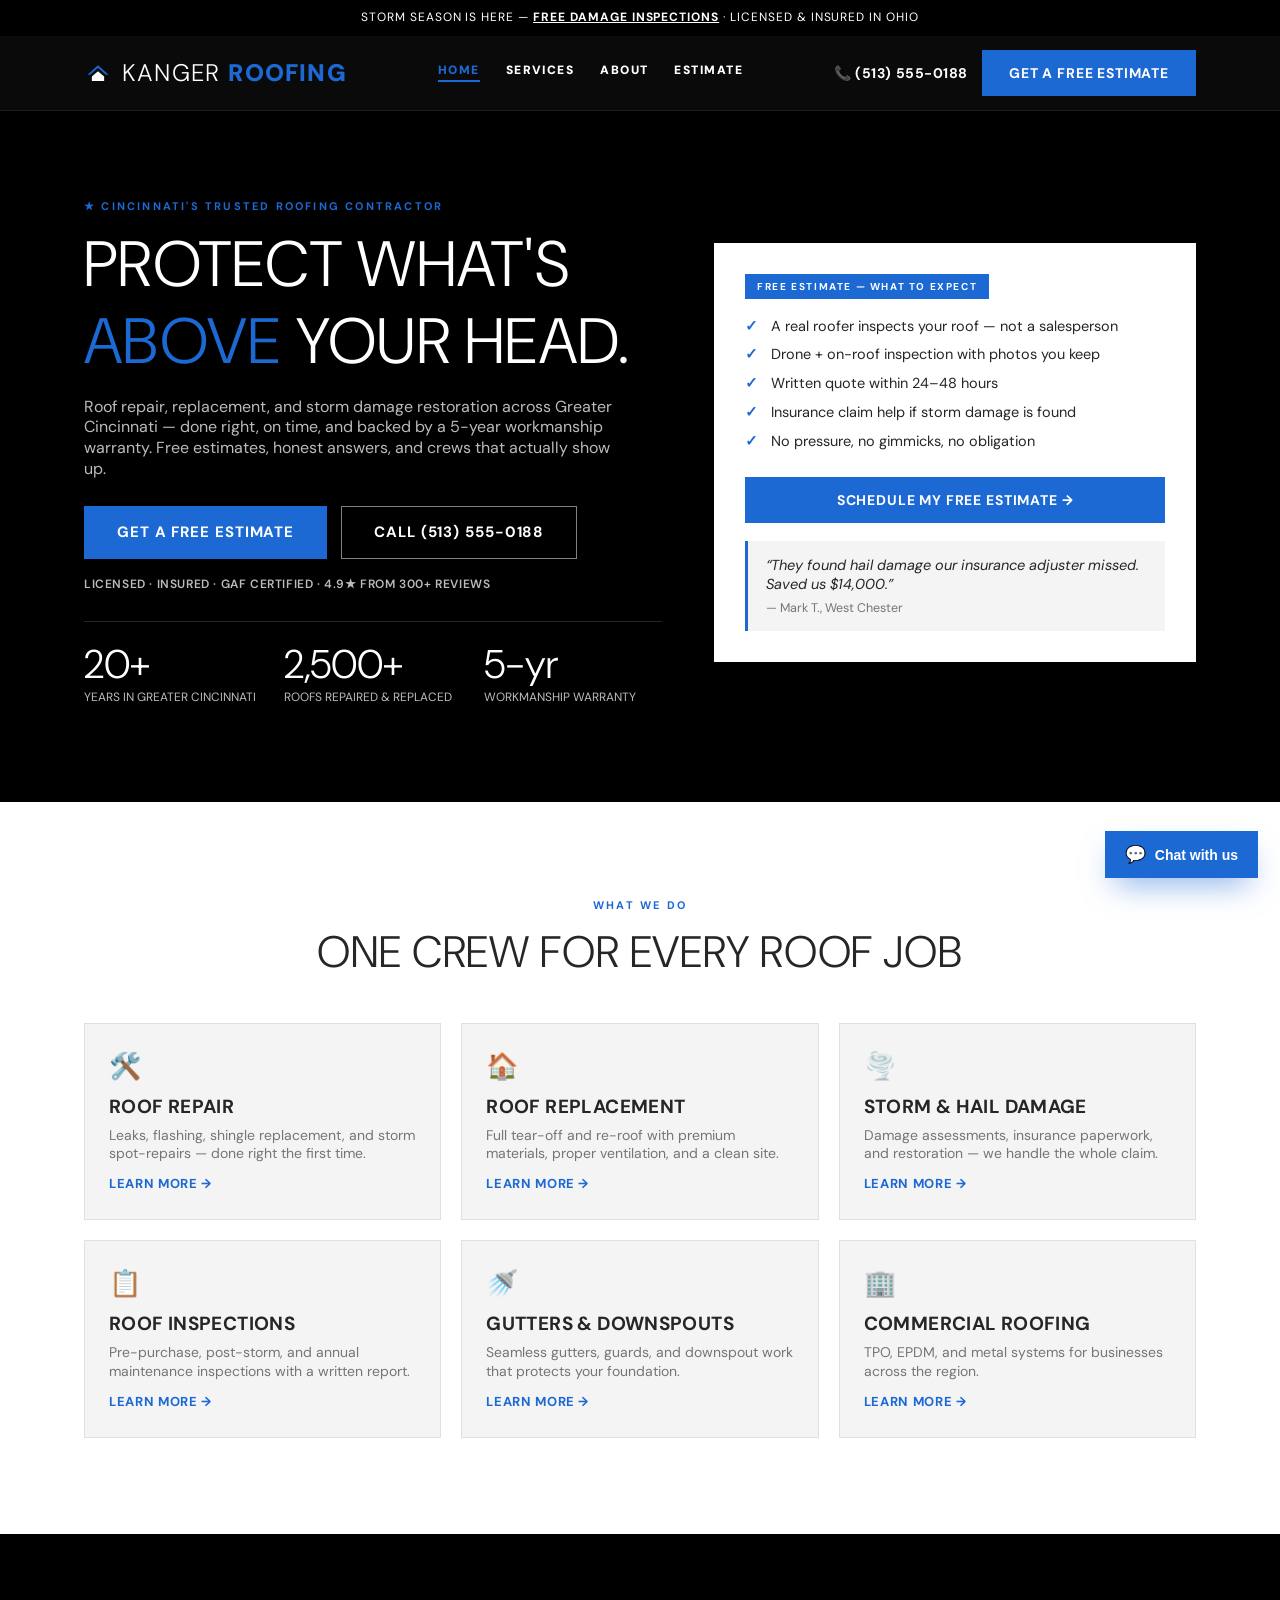
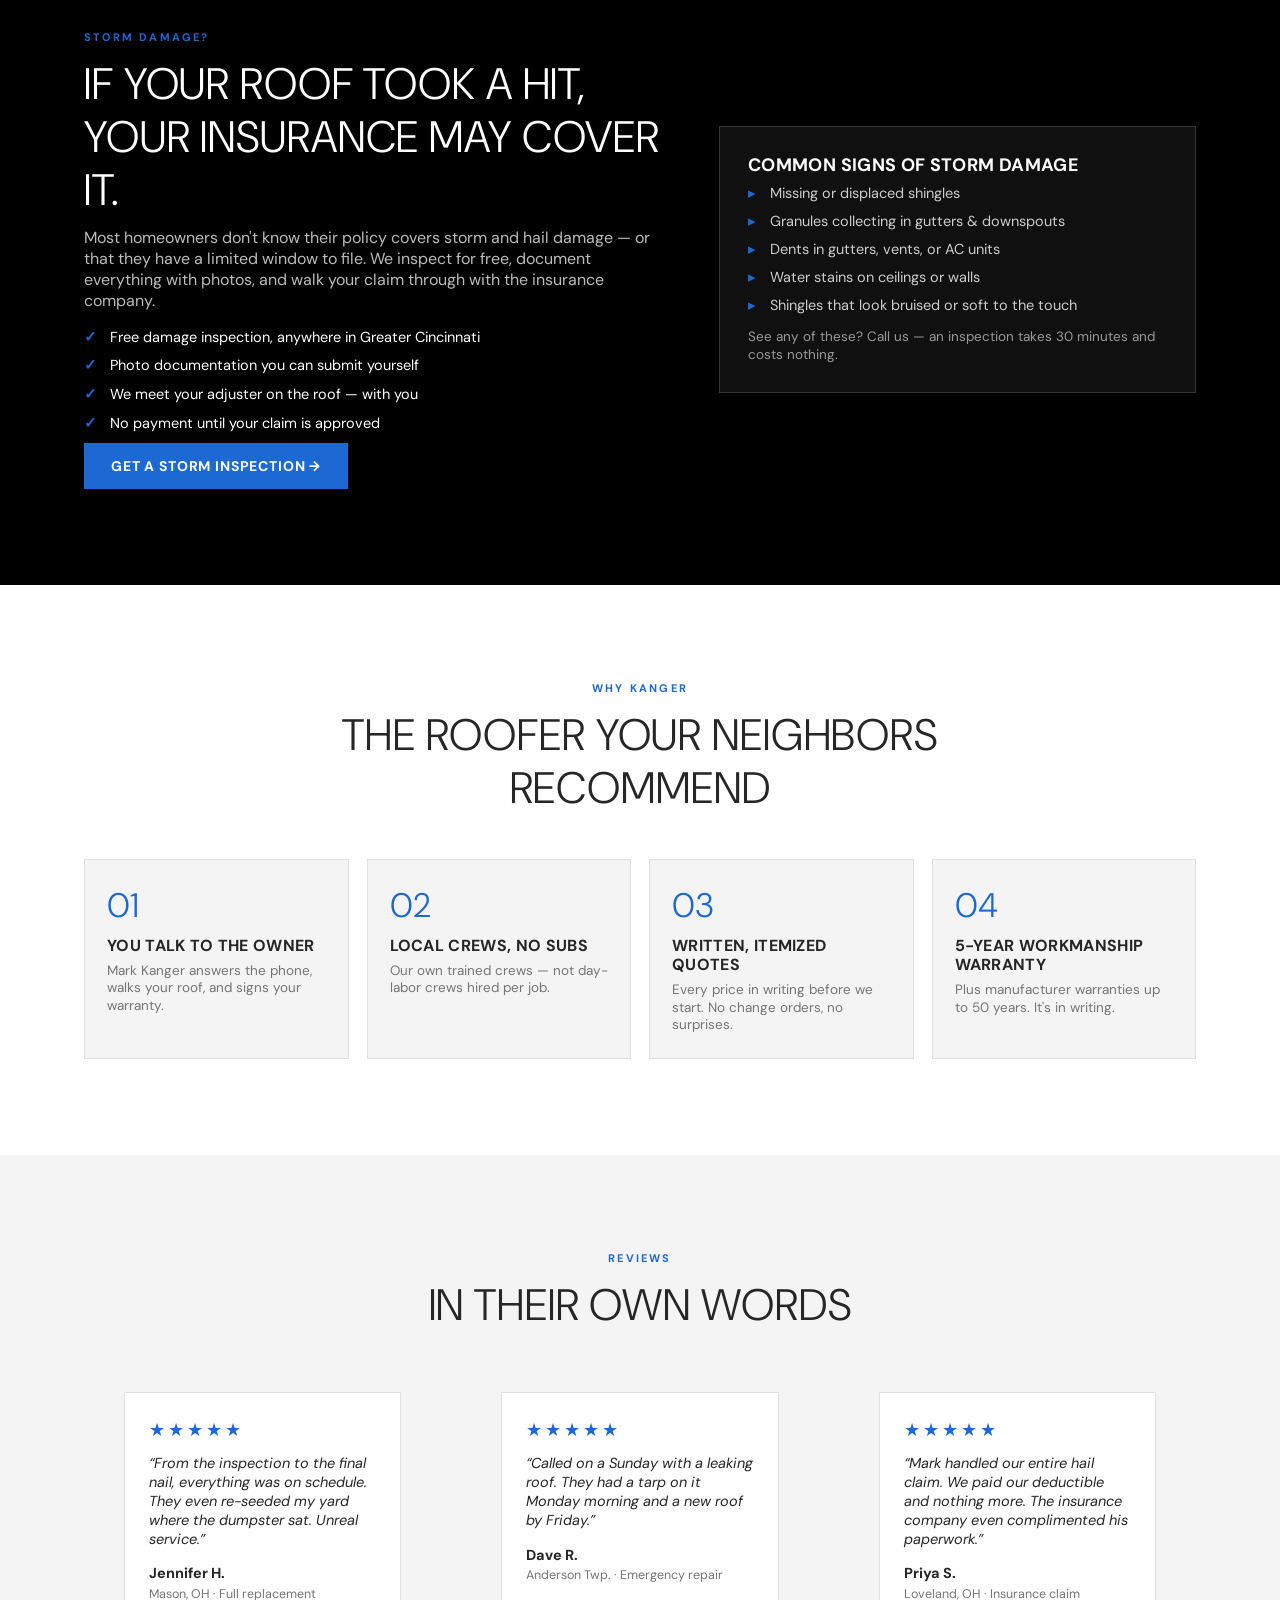
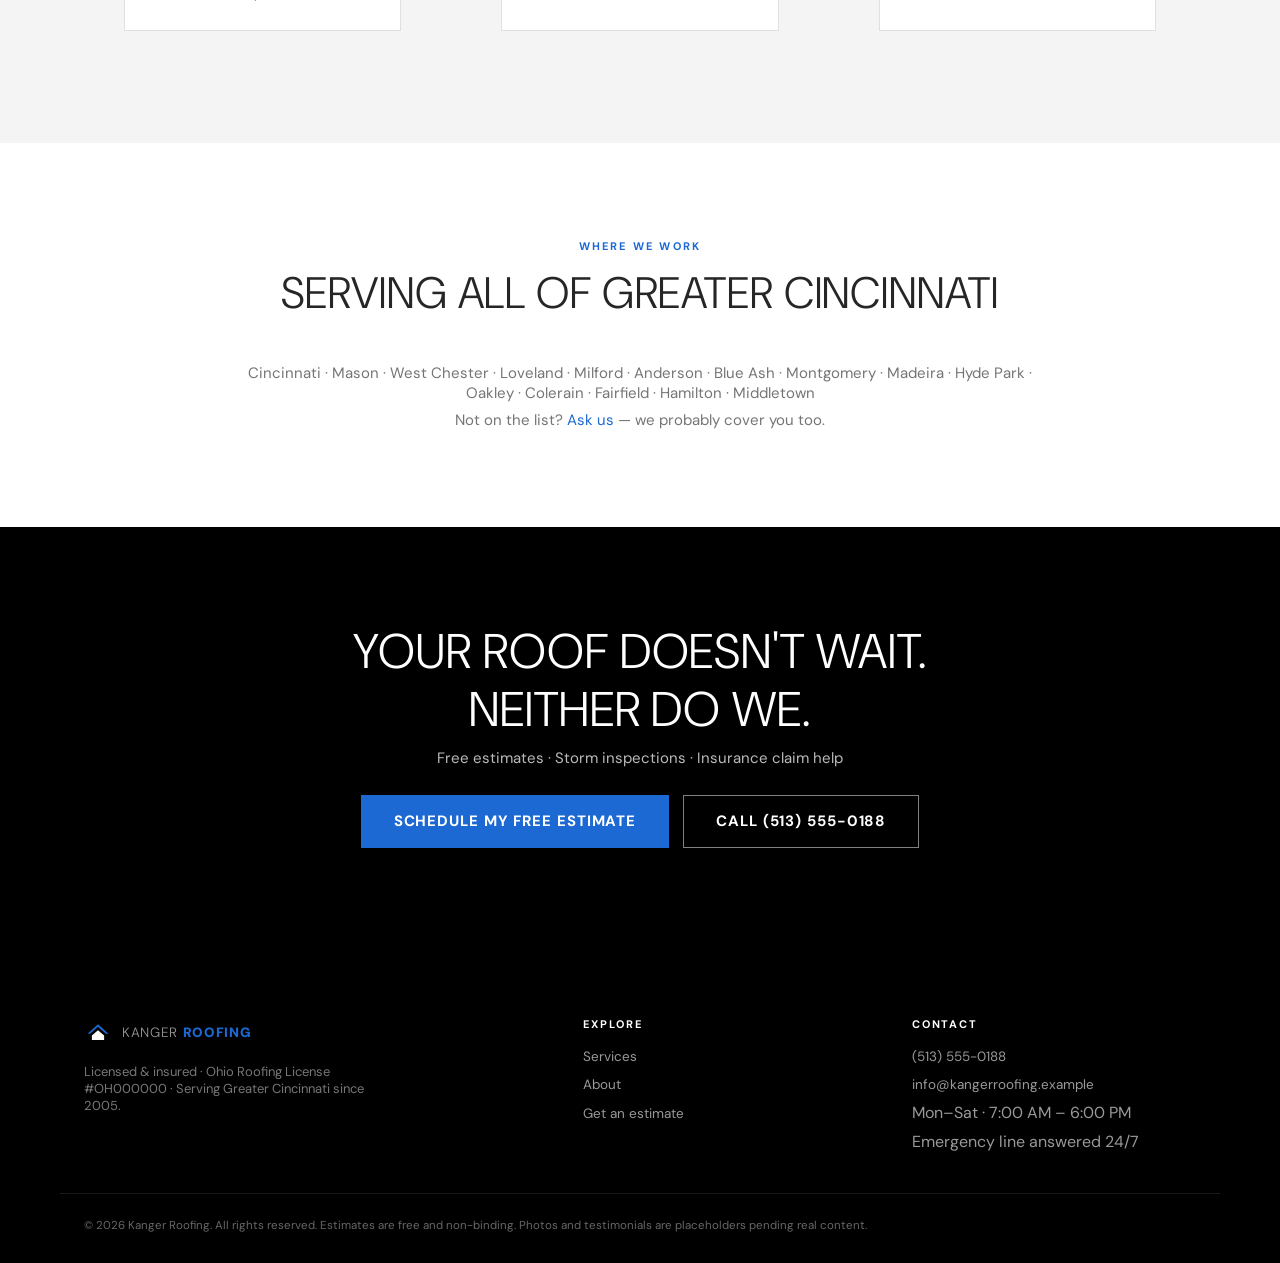
<file: index.html>
<!DOCTYPE html>
<html lang="en">
<head>
<meta charset="UTF-8" />
<meta name="viewport" content="width=device-width, initial-scale=1.0" />
<title>Kanger Roofing — Cincinnati Roof Repair, Replacement &amp; Storm Damage</title>
<meta name="description" content="Licensed and insured Cincinnati roofing contractor. Roof repair, replacement, storm damage and insurance claims. Free estimates across Greater Cincinnati." />
<link rel="preconnect" href="https://fonts.googleapis.com" />
<link rel="preconnect" href="https://fonts.gstatic.com" crossorigin />
<link href="https://fonts.googleapis.com/css2?family=DM+Sans:opsz,wght@9..40,300;9..40,400;9..40,500;9..40,700;9..40,900&display=swap" rel="stylesheet" />
<link rel="stylesheet" href="styles.css" />
<link rel="icon" href="data:image/svg+xml,%3Csvg xmlns='http://www.w3.org/2000/svg' viewBox='0 0 64 64'%3E%3Crect width='64' height='64' rx='14' fill='%2316233a'/%3E%3Cpath d='M8 36 L32 14 L56 36 L50 36 L32 20 L14 36 Z' fill='%23f0881f'/%3E%3Cpath d='M18 40 L32 28 L46 40 L46 50 L18 50 Z' fill='white'/%3E%3C/svg%3E" />
</head>
<body>
<div class="announce">Storm season is here — <a href="estimate.html">free damage inspections</a> · Licensed &amp; Insured in Ohio</div>

<header class="site-header">
  <div class="container nav">
    <a href="index.html" class="brand">
      <span class="brand-mark" aria-hidden="true"><svg viewBox="0 0 64 64"><path d="M8 36 L32 14 L56 36 L50 36 L32 20 L14 36 Z"/><path d="M18 40 L32 28 L46 40 L46 50 L18 50 Z"/></svg></span>
      <span class="brand-name">KANGER <em>ROOFING</em></span>
    </a>
    <nav class="primary-nav" aria-label="Primary">
      <a href="index.html" class="active">Home</a>
      <a href="services.html">Services</a>
      <a href="about.html">About</a>
      <a href="estimate.html">Estimate</a>
    </nav>
    <div class="nav-actions">
      <a href="tel:+15135550188" class="nav-phone">📞 (513) 555-0188</a>
      <a href="estimate.html" class="btn btn-primary">Get a free estimate</a>
      <button class="nav-toggle" aria-label="Toggle menu" aria-expanded="false">
        <span class="nav-toggle-bar"></span><span class="nav-toggle-bar"></span><span class="nav-toggle-bar"></span>
      </button>
    </div>
  </div>
</header>

<main>
  <!-- HERO -->
  <section class="hero">
    <div class="container hero-grid">
      <div class="hero-copy">
        <p class="eyebrow">★ Cincinnati's Trusted Roofing Contractor</p>
        <h1>Protect what's <em>above</em> your head.</h1>
        <p class="lede">
          Roof repair, replacement, and storm damage restoration across Greater Cincinnati —
          done right, on time, and backed by a 5-year workmanship warranty. Free estimates,
          honest answers, and crews that actually show up.
        </p>
        <div class="hero-cta">
          <a href="estimate.html" class="btn btn-primary btn-lg">Get a free estimate</a>
          <a href="tel:+15135550188" class="btn btn-ghost btn-lg">Call (513) 555-0188</a>
        </div>
        <p class="micro-proof">Licensed · Insured · GAF Certified · 4.9★ from 300+ reviews</p>
        <ul class="stat-row">
          <li><strong>20+</strong><span>years in Greater Cincinnati</span></li>
          <li><strong>2,500+</strong><span>roofs repaired &amp; replaced</span></li>
          <li><strong>5-yr</strong><span>workmanship warranty</span></li>
        </ul>
      </div>
      <div class="hero-card">
        <div class="card-tag">Free estimate — what to expect</div>
        <ul class="check-list">
          <li>A real roofer inspects your roof — not a salesperson</li>
          <li>Drone + on-roof inspection with photos you keep</li>
          <li>Written quote within 24–48 hours</li>
          <li>Insurance claim help if storm damage is found</li>
          <li>No pressure, no gimmicks, no obligation</li>
        </ul>
        <a href="estimate.html" class="btn btn-primary btn-block" style="margin-top:16px">Schedule my free estimate →</a>
        <blockquote class="mini-quote">
          “They found hail damage our insurance adjuster missed. Saved us $14,000.”
          <cite>— Mark T., West Chester</cite>
        </blockquote>
      </div>
    </div>
  </section>

  <!-- SERVICES -->
  <section class="section services">
    <div class="container">
      <p class="eyebrow center">What we do</p>
      <h2 class="section-title center">One crew for every roof job</h2>
      <div class="svc-grid">
        <article class="svc-card"><span class="svc-icon">🛠️</span><h3>Roof Repair</h3><p>Leaks, flashing, shingle replacement, and storm spot-repairs — done right the first time.</p><a href="services.html">Learn more →</a></article>
        <article class="svc-card"><span class="svc-icon">🏠</span><h3>Roof Replacement</h3><p>Full tear-off and re-roof with premium materials, proper ventilation, and a clean site.</p><a href="services.html">Learn more →</a></article>
        <article class="svc-card"><span class="svc-icon">🌪️</span><h3>Storm &amp; Hail Damage</h3><p>Damage assessments, insurance paperwork, and restoration — we handle the whole claim.</p><a href="services.html">Learn more →</a></article>
        <article class="svc-card"><span class="svc-icon">📋</span><h3>Roof Inspections</h3><p>Pre-purchase, post-storm, and annual maintenance inspections with a written report.</p><a href="services.html">Learn more →</a></article>
        <article class="svc-card"><span class="svc-icon">🚿</span><h3>Gutters &amp; Downspouts</h3><p>Seamless gutters, guards, and downspout work that protects your foundation.</p><a href="services.html">Learn more →</a></article>
        <article class="svc-card"><span class="svc-icon">🏢</span><h3>Commercial Roofing</h3><p>TPO, EPDM, and metal systems for businesses across the region.</p><a href="services.html">Learn more →</a></article>
      </div>
    </div>
  </section>

  <!-- STORM / INSURANCE -->
  <section class="section storm">
    <div class="container storm-grid">
      <div class="storm-copy">
        <p class="eyebrow">Storm damage?</p>
        <h2 class="section-title">If your roof took a hit, your insurance may cover it.</h2>
        <p>Most homeowners don't know their policy covers storm and hail damage — or that they have a limited window to file. We inspect for free, document everything with photos, and walk your claim through with the insurance company.</p>
        <ul class="check-list">
          <li>Free damage inspection, anywhere in Greater Cincinnati</li>
          <li>Photo documentation you can submit yourself</li>
          <li>We meet your adjuster on the roof — with you</li>
          <li>No payment until your claim is approved</li>
        </ul>
        <a href="estimate.html" class="btn btn-primary">Get a storm inspection →</a>
      </div>
      <div class="storm-panel">
        <h3>Common signs of storm damage</h3>
        <ul>
          <li>Missing or displaced shingles</li>
          <li>Granules collecting in gutters &amp; downspouts</li>
          <li>Dents in gutters, vents, or AC units</li>
          <li>Water stains on ceilings or walls</li>
          <li>Shingles that look bruised or soft to the touch</li>
        </ul>
        <p class="storm-note">See any of these? Call us — an inspection takes 30 minutes and costs nothing.</p>
      </div>
    </div>
  </section>

  <!-- WHY US -->
  <section class="section why">
    <div class="container">
      <p class="eyebrow center">Why Kanger</p>
      <h2 class="section-title center">The roofer your neighbors recommend</h2>
      <div class="why-grid">
        <div class="why-item"><strong>01</strong><h3>You talk to the owner</h3><p>Mark Kanger answers the phone, walks your roof, and signs your warranty.</p></div>
        <div class="why-item"><strong>02</strong><h3>Local crews, no subs</h3><p>Our own trained crews — not day-labor crews hired per job.</p></div>
        <div class="why-item"><strong>03</strong><h3>Written, itemized quotes</h3><p>Every price in writing before we start. No change orders, no surprises.</p></div>
        <div class="why-item"><strong>04</strong><h3>5-year workmanship warranty</h3><p>Plus manufacturer warranties up to 50 years. It's in writing.</p></div>
      </div>
    </div>
  </section>

  <!-- TESTIMONIALS -->
  <section class="section testis">
    <div class="container">
      <p class="eyebrow center">Reviews</p>
      <h2 class="section-title center">In their own words</h2>
      <div class="testi-grid">
        <figure class="testi-card">
          <div class="stars">★★★★★</div>
          <blockquote>“From the inspection to the final nail, everything was on schedule. They even re-seeded my yard where the dumpster sat. Unreal service.”</blockquote>
          <figcaption><strong>Jennifer H.</strong><span>Mason, OH · Full replacement</span></figcaption>
        </figure>
        <figure class="testi-card">
          <div class="stars">★★★★★</div>
          <blockquote>“Called on a Sunday with a leaking roof. They had a tarp on it Monday morning and a new roof by Friday.”</blockquote>
          <figcaption><strong>Dave R.</strong><span>Anderson Twp. · Emergency repair</span></figcaption>
        </figure>
        <figure class="testi-card">
          <div class="stars">★★★★★</div>
          <blockquote>“Mark handled our entire hail claim. We paid our deductible and nothing more. The insurance company even complimented his paperwork.”</blockquote>
          <figcaption><strong>Priya S.</strong><span>Loveland, OH · Insurance claim</span></figcaption>
        </figure>
      </div>
    </div>
  </section>

  <!-- SERVICE AREA -->
  <section class="section area">
    <div class="container">
      <p class="eyebrow center">Where we work</p>
      <h2 class="section-title center">Serving all of Greater Cincinnati</h2>
      <p class="center-note">Cincinnati · Mason · West Chester · Loveland · Milford · Anderson · Blue Ash · Montgomery · Madeira · Hyde Park · Oakley · Colerain · Fairfield · Hamilton · Middletown</p>
      <p class="center-note" style="margin-top:8px">Not on the list? <a href="estimate.html">Ask us</a> — we probably cover you too.</p>
    </div>
  </section>

  <!-- CTA -->
  <section class="final-cta">
    <div class="container">
      <h2>Your roof doesn't wait. Neither do we.</h2>
      <p>Free estimates · Storm inspections · Insurance claim help</p>
      <div class="hero-cta" style="justify-content:center">
        <a href="estimate.html" class="btn btn-primary btn-lg">Schedule my free estimate</a>
        <a href="tel:+15135550188" class="btn btn-ghost-light btn-lg">Call (513) 555-0188</a>
      </div>
    </div>
  </section>
</main>

<footer class="site-footer">
  <div class="container footer-grid">
    <div>
      <a href="index.html" class="brand brand-light">
        <span class="brand-mark" aria-hidden="true"><svg viewBox="0 0 64 64"><path d="M8 36 L32 14 L56 36 L50 36 L32 20 L14 36 Z"/><path d="M18 40 L32 28 L46 40 L46 50 L18 50 Z"/></svg></span>
        <span class="brand-name">KANGER <em>ROOFING</em></span>
      </a>
      <p class="footer-tag">Licensed &amp; insured · Ohio Roofing License #OH000000 · Serving Greater Cincinnati since 2005.</p>
    </div>
    <div>
      <h4>Explore</h4>
      <ul>
        <li><a href="services.html">Services</a></li>
        <li><a href="about.html">About</a></li>
        <li><a href="estimate.html">Get an estimate</a></li>
      </ul>
    </div>
    <div>
      <h4>Contact</h4>
      <ul>
        <li><a href="tel:+15135550188">(513) 555-0188</a></li>
        <li><a href="mailto:info@kangerroofing.example">info@kangerroofing.example</a></li>
        <li>Mon–Sat · 7:00 AM – 6:00 PM</li>
        <li>Emergency line answered 24/7</li>
      </ul>
    </div>
  </div>
  <div class="container legal">
    <small>© 2026 Kanger Roofing. All rights reserved. Estimates are free and non-binding. Photos and testimonials are placeholders pending real content.</small>
  </div>
</footer>

<!-- CHATBOT -->
<button class="chat-bubble" id="chat-bubble" aria-label="Chat with Kanger Roofing">
  <span class="chat-bubble-icon">💬</span> Chat with us
</button>
<div class="chat-panel" id="chat-panel" hidden>
  <div class="chat-head">
    <div class="chat-avatar">K</div>
    <div><strong>Kanger Roofing</strong><small>Typically replies in minutes</small></div>
    <button class="chat-close" id="chat-close" aria-label="Close chat">✕</button>
  </div>
  <div class="chat-body" id="chat-body"></div>
  <div class="chat-quick" id="chat-quick"></div>
  <form class="chat-input" id="chat-form">
    <input id="chat-text" type="text" placeholder="Type a message…" autocomplete="off" />
    <button type="submit" aria-label="Send">➤</button>
  </form>
</div>

<script src="app.js"></script>
</body>
</html>
</file>
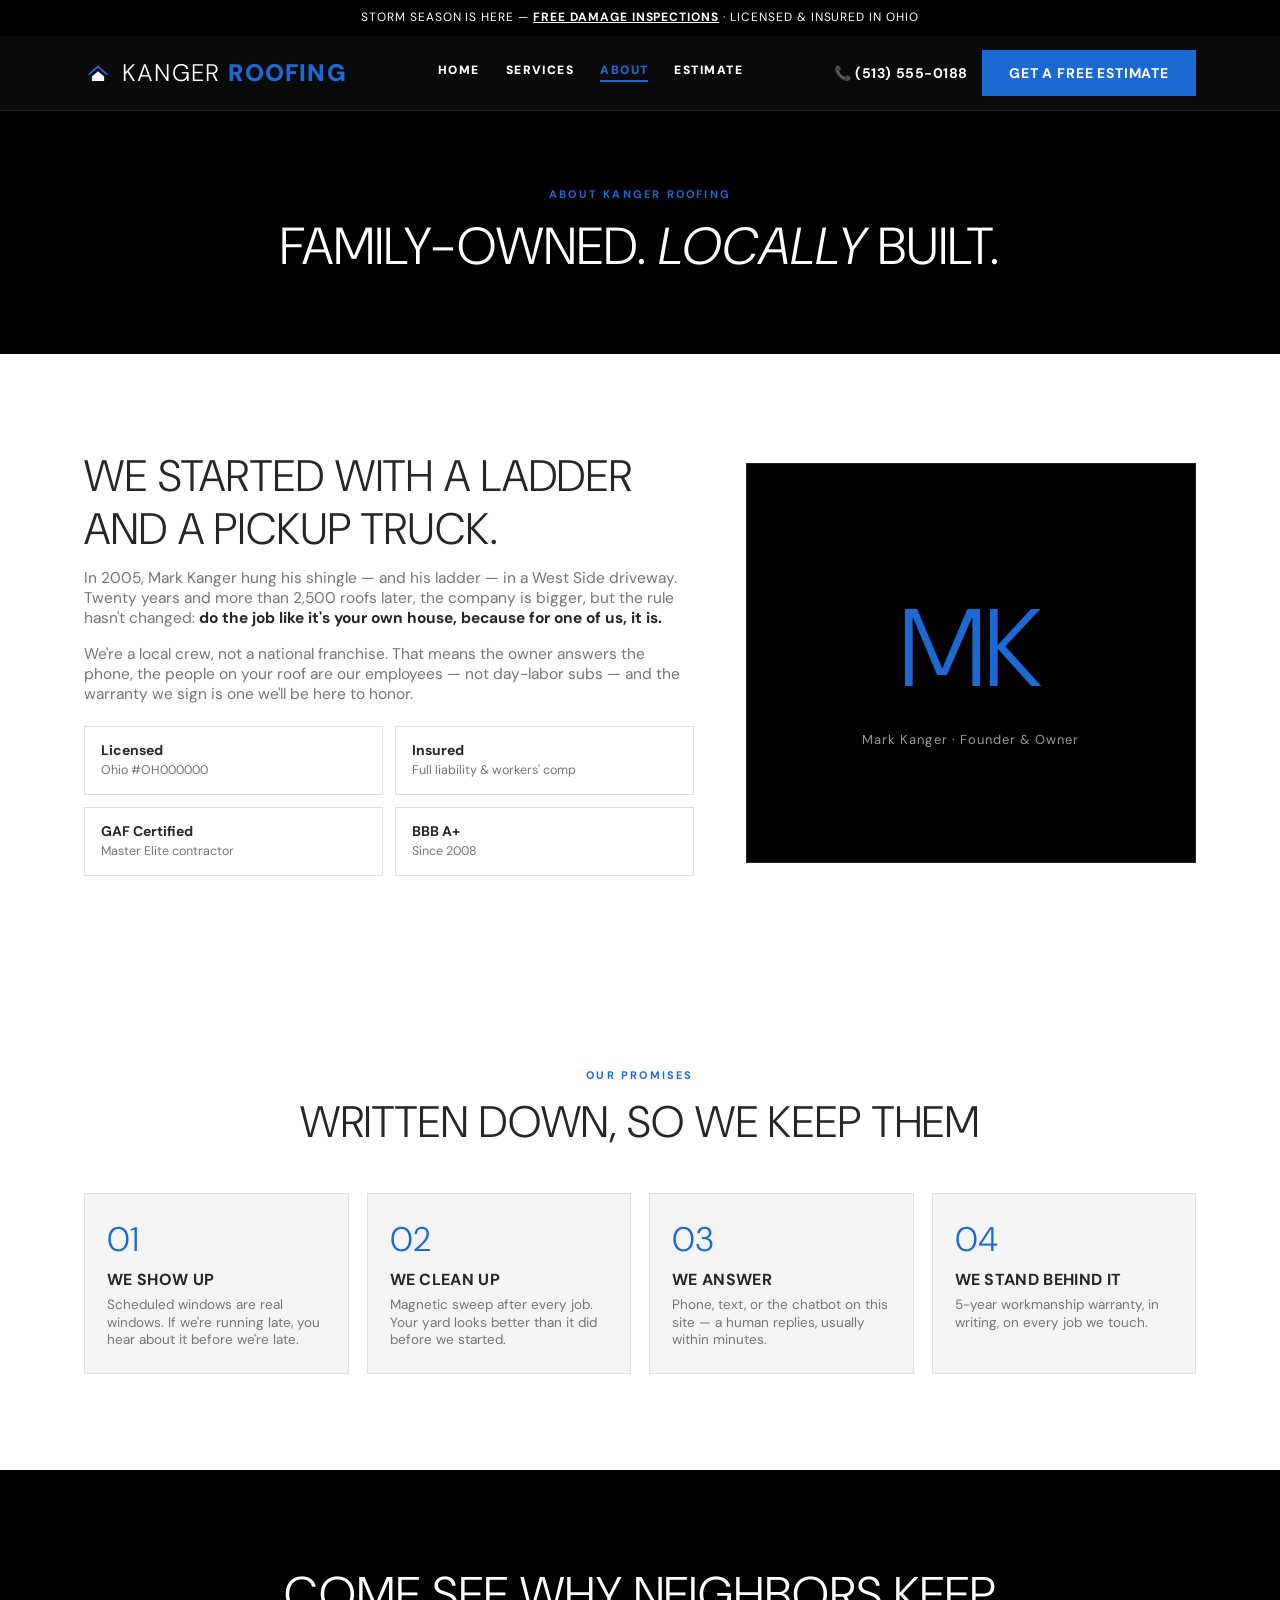
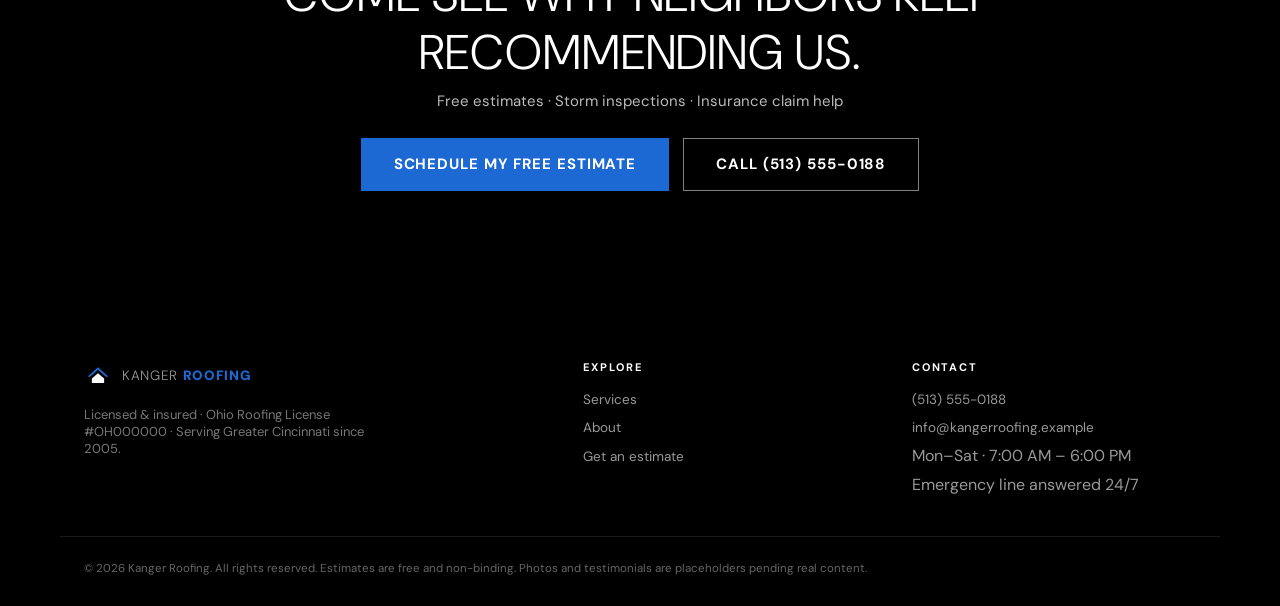
<file: about.html>
<!DOCTYPE html>
<html lang="en">
<head>
<meta charset="UTF-8" />
<meta name="viewport" content="width=device-width, initial-scale=1.0" />
<title>About — Kanger Roofing | Cincinnati</title>
<meta name="description" content="Kanger Roofing: a family-owned Cincinnati roofing company since 2005. Licensed, insured, and backed by a 5-year workmanship warranty." />
<link rel="preconnect" href="https://fonts.googleapis.com" />
<link rel="preconnect" href="https://fonts.gstatic.com" crossorigin />
<link href="https://fonts.googleapis.com/css2?family=DM+Sans:opsz,wght@9..40,300;9..40,400;9..40,500;9..40,700;9..40,900&display=swap" rel="stylesheet" />
<link rel="stylesheet" href="styles.css" />
<link rel="icon" href="data:image/svg+xml,%3Csvg xmlns='http://www.w3.org/2000/svg' viewBox='0 0 64 64'%3E%3Crect width='64' height='64' rx='14' fill='%2316233a'/%3E%3Cpath d='M8 36 L32 14 L56 36 L50 36 L32 20 L14 36 Z' fill='%23f0881f'/%3E%3Cpath d='M18 40 L32 28 L46 40 L46 50 L18 50 Z' fill='white'/%3E%3C/svg%3E" />
</head>
<body>
<div class="announce">Storm season is here — <a href="estimate.html">free damage inspections</a> · Licensed &amp; Insured in Ohio</div>

<header class="site-header">
  <div class="container nav">
    <a href="index.html" class="brand">
      <span class="brand-mark" aria-hidden="true"><svg viewBox="0 0 64 64"><path d="M8 36 L32 14 L56 36 L50 36 L32 20 L14 36 Z"/><path d="M18 40 L32 28 L46 40 L46 50 L18 50 Z"/></svg></span>
      <span class="brand-name">KANGER <em>ROOFING</em></span>
    </a>
    <nav class="primary-nav" aria-label="Primary">
      <a href="index.html">Home</a>
      <a href="services.html">Services</a>
      <a href="about.html" class="active">About</a>
      <a href="estimate.html">Estimate</a>
    </nav>
    <div class="nav-actions">
      <a href="tel:+15135550188" class="nav-phone">📞 (513) 555-0188</a>
      <a href="estimate.html" class="btn btn-primary">Get a free estimate</a>
      <button class="nav-toggle" aria-label="Toggle menu" aria-expanded="false">
        <span class="nav-toggle-bar"></span><span class="nav-toggle-bar"></span><span class="nav-toggle-bar"></span>
      </button>
    </div>
  </div>
</header>

<main>
  <section class="page-hero">
    <div class="container">
      <p class="eyebrow">About Kanger Roofing</p>
      <h1>Family-owned. <em>Locally</em> built.</h1>
    </div>
  </section>

  <section class="section">
    <div class="container about-grid">
      <div class="about-copy">
        <h2 class="section-title">We started with a ladder and a pickup truck.</h2>
        <p>In 2005, Mark Kanger hung his shingle — and his ladder — in a West Side driveway. Twenty years and more than 2,500 roofs later, the company is bigger, but the rule hasn't changed: <strong>do the job like it's your own house, because for one of us, it is.</strong></p>
        <p>We're a local crew, not a national franchise. That means the owner answers the phone, the people on your roof are our employees — not day-labor subs — and the warranty we sign is one we'll be here to honor.</p>
        <div class="cred-strip">
          <div><strong>Licensed</strong><span>Ohio #OH000000</span></div>
          <div><strong>Insured</strong><span>Full liability &amp; workers' comp</span></div>
          <div><strong>GAF Certified</strong><span>Master Elite contractor</span></div>
          <div><strong>BBB A+</strong><span>Since 2008</span></div>
        </div>
      </div>
      <div class="about-frame">
        <div class="about-initials">MK</div>
        <div class="about-caption">Mark Kanger · Founder &amp; Owner</div>
      </div>
    </div>
  </section>

  <section class="section why">
    <div class="container">
      <p class="eyebrow center">Our promises</p>
      <h2 class="section-title center">Written down, so we keep them</h2>
      <div class="why-grid">
        <div class="why-item"><strong>01</strong><h3>We show up</h3><p>Scheduled windows are real windows. If we're running late, you hear about it before we're late.</p></div>
        <div class="why-item"><strong>02</strong><h3>We clean up</h3><p>Magnetic sweep after every job. Your yard looks better than it did before we started.</p></div>
        <div class="why-item"><strong>03</strong><h3>We answer</h3><p>Phone, text, or the chatbot on this site — a human replies, usually within minutes.</p></div>
        <div class="why-item"><strong>04</strong><h3>We stand behind it</h3><p>5-year workmanship warranty, in writing, on every job we touch.</p></div>
      </div>
    </div>
  </section>

  <section class="final-cta">
    <div class="container">
      <h2>Come see why neighbors keep recommending us.</h2>
      <p>Free estimates · Storm inspections · Insurance claim help</p>
      <div class="hero-cta" style="justify-content:center">
        <a href="estimate.html" class="btn btn-primary btn-lg">Schedule my free estimate</a>
        <a href="tel:+15135550188" class="btn btn-ghost-light btn-lg">Call (513) 555-0188</a>
      </div>
    </div>
  </section>
</main>

<footer class="site-footer">
  <div class="container footer-grid">
    <div>
      <a href="index.html" class="brand brand-light">
        <span class="brand-mark" aria-hidden="true"><svg viewBox="0 0 64 64"><path d="M8 36 L32 14 L56 36 L50 36 L32 20 L14 36 Z"/><path d="M18 40 L32 28 L46 40 L46 50 L18 50 Z"/></svg></span>
        <span class="brand-name">KANGER <em>ROOFING</em></span>
      </a>
      <p class="footer-tag">Licensed &amp; insured · Ohio Roofing License #OH000000 · Serving Greater Cincinnati since 2005.</p>
    </div>
    <div>
      <h4>Explore</h4>
      <ul>
        <li><a href="services.html">Services</a></li>
        <li><a href="about.html">About</a></li>
        <li><a href="estimate.html">Get an estimate</a></li>
      </ul>
    </div>
    <div>
      <h4>Contact</h4>
      <ul>
        <li><a href="tel:+15135550188">(513) 555-0188</a></li>
        <li><a href="mailto:info@kangerroofing.example">info@kangerroofing.example</a></li>
        <li>Mon–Sat · 7:00 AM – 6:00 PM</li>
        <li>Emergency line answered 24/7</li>
      </ul>
    </div>
  </div>
  <div class="container legal">
    <small>© 2026 Kanger Roofing. All rights reserved. Estimates are free and non-binding. Photos and testimonials are placeholders pending real content.</small>
  </div>
</footer>

<script src="app.js"></script>
</body>
</html>
</file>
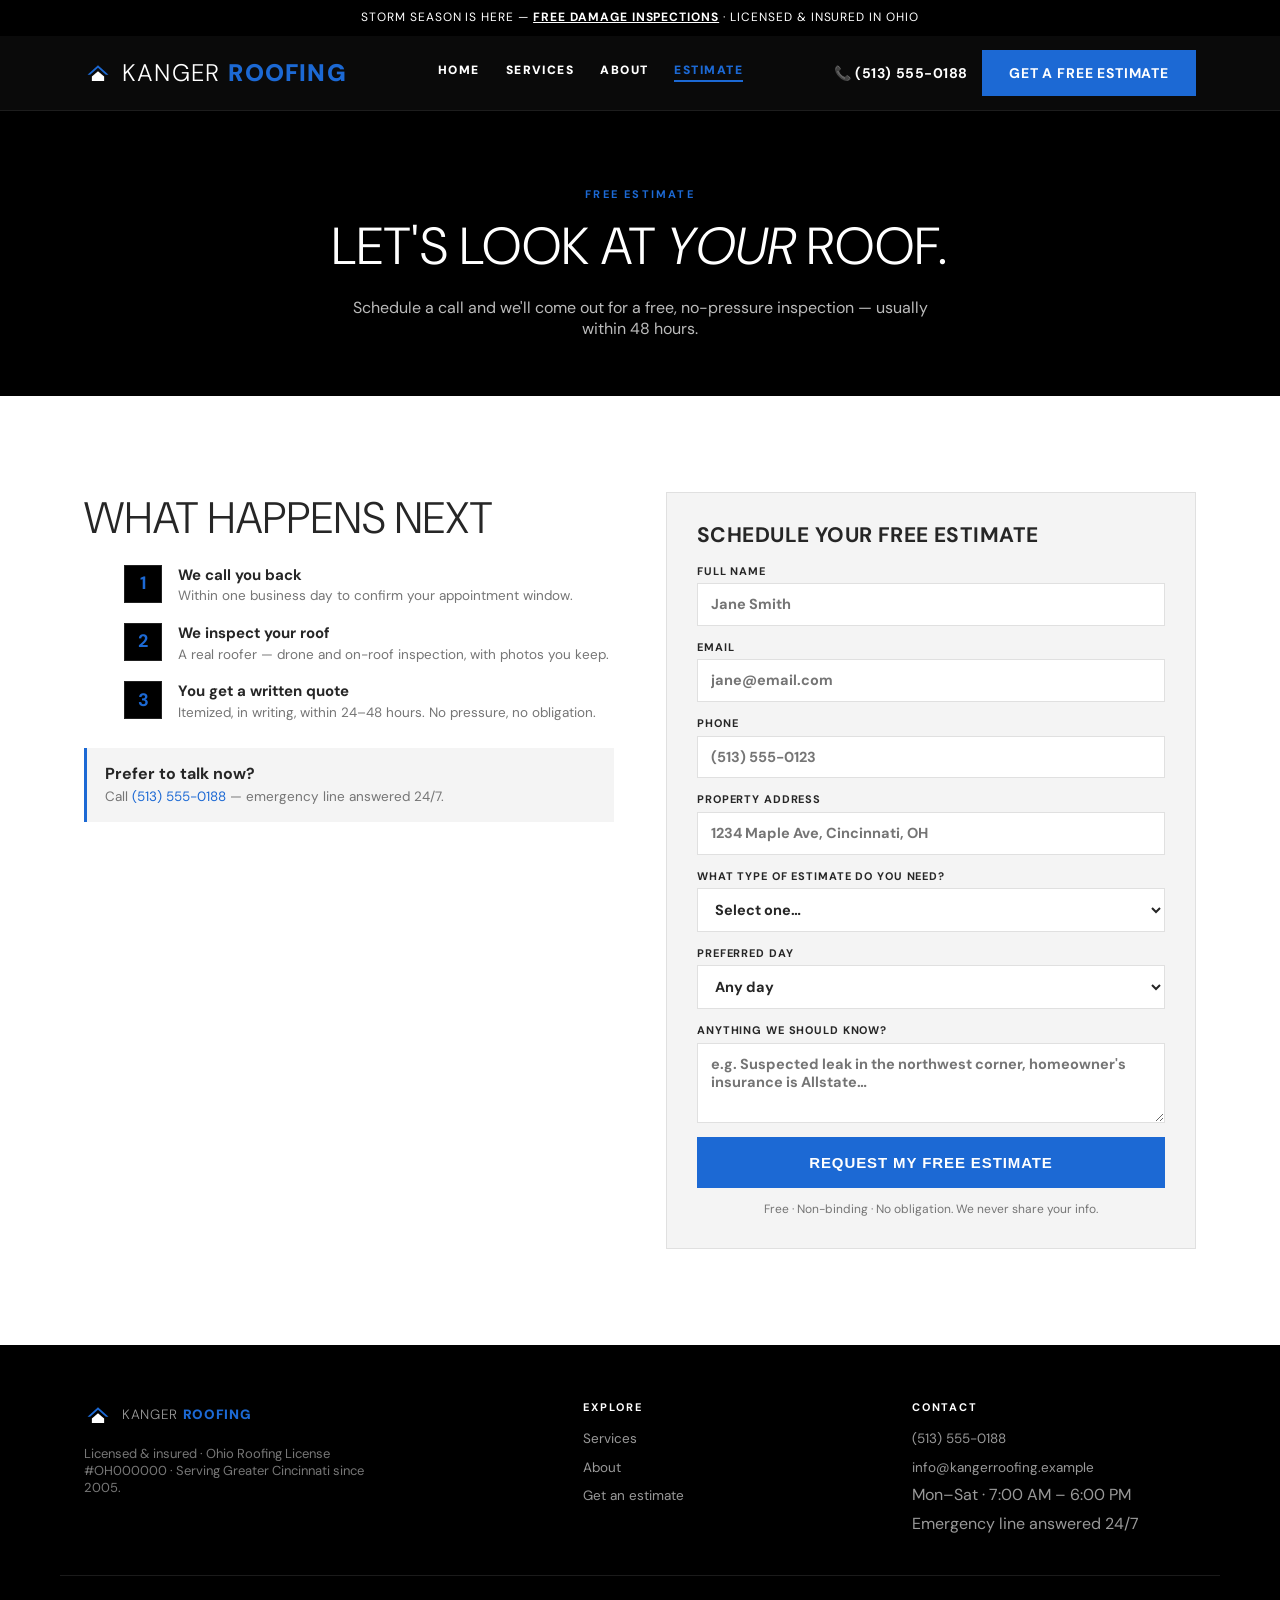
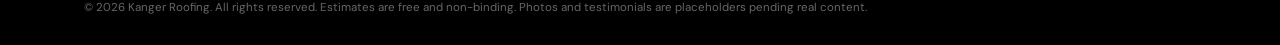
<file: estimate.html>
<!DOCTYPE html>
<html lang="en">
<head>
<meta charset="UTF-8" />
<meta name="viewport" content="width=device-width, initial-scale=1.0" />
<title>Free Roof Estimate — Kanger Roofing | Cincinnati</title>
<meta name="description" content="Schedule a free roof estimate in Greater Cincinnati. Roof replacement, repair, storm damage, insurance claims and more." />
<link rel="preconnect" href="https://fonts.googleapis.com" />
<link rel="preconnect" href="https://fonts.gstatic.com" crossorigin />
<link href="https://fonts.googleapis.com/css2?family=DM+Sans:opsz,wght@9..40,300;9..40,400;9..40,500;9..40,700;9..40,900&display=swap" rel="stylesheet" />
<link rel="stylesheet" href="styles.css" />
<link rel="icon" href="data:image/svg+xml,%3Csvg xmlns='http://www.w3.org/2000/svg' viewBox='0 0 64 64'%3E%3Crect width='64' height='64' rx='14' fill='%2316233a'/%3E%3Cpath d='M8 36 L32 14 L56 36 L50 36 L32 20 L14 36 Z' fill='%23f0881f'/%3E%3Cpath d='M18 40 L32 28 L46 40 L46 50 L18 50 Z' fill='white'/%3E%3C/svg%3E" />
</head>
<body>
<div class="announce">Storm season is here — <a href="estimate.html">free damage inspections</a> · Licensed &amp; Insured in Ohio</div>

<header class="site-header">
  <div class="container nav">
    <a href="index.html" class="brand">
      <span class="brand-mark" aria-hidden="true"><svg viewBox="0 0 64 64"><path d="M8 36 L32 14 L56 36 L50 36 L32 20 L14 36 Z"/><path d="M18 40 L32 28 L46 40 L46 50 L18 50 Z"/></svg></span>
      <span class="brand-name">KANGER <em>ROOFING</em></span>
    </a>
    <nav class="primary-nav" aria-label="Primary">
      <a href="index.html">Home</a>
      <a href="services.html">Services</a>
      <a href="about.html">About</a>
      <a href="estimate.html" class="active">Estimate</a>
    </nav>
    <div class="nav-actions">
      <a href="tel:+15135550188" class="nav-phone">📞 (513) 555-0188</a>
      <a href="estimate.html" class="btn btn-primary">Get a free estimate</a>
      <button class="nav-toggle" aria-label="Toggle menu" aria-expanded="false">
        <span class="nav-toggle-bar"></span><span class="nav-toggle-bar"></span><span class="nav-toggle-bar"></span>
      </button>
    </div>
  </div>
</header>

<main>
  <section class="page-hero">
    <div class="container">
      <p class="eyebrow">Free Estimate</p>
      <h1>Let's look at <em>your</em> roof.</h1>
      <p class="lede">Schedule a call and we'll come out for a free, no-pressure inspection — usually within 48 hours.</p>
    </div>
  </section>

  <section class="section">
    <div class="container est-grid">
      <div class="est-info">
        <h2 class="section-title">What happens next</h2>
        <ol class="steps">
          <li><span>1</span><div><strong>We call you back</strong><p>Within one business day to confirm your appointment window.</p></div></li>
          <li><span>2</span><div><strong>We inspect your roof</strong><p>A real roofer — drone and on-roof inspection, with photos you keep.</p></div></li>
          <li><span>3</span><div><strong>You get a written quote</strong><p>Itemized, in writing, within 24–48 hours. No pressure, no obligation.</p></div></li>
        </ol>
        <div class="mini-note">
          <strong>Prefer to talk now?</strong>
          <p>Call <a href="tel:+15135550188">(513) 555-0188</a> — emergency line answered 24/7.</p>
        </div>
      </div>

      <form class="est-form" id="est-form">
        <h3>Schedule your free estimate</h3>
        <label>Full name<input type="text" name="name" autocomplete="name" required placeholder="Jane Smith" /></label>
        <label>Email<input type="email" name="email" autocomplete="email" required placeholder="jane@email.com" /></label>
        <label>Phone<input type="tel" name="phone" autocomplete="tel" required placeholder="(513) 555-0123" /></label>
        <label>Property address<input type="text" name="address" autocomplete="street-address" required placeholder="1234 Maple Ave, Cincinnati, OH" /></label>
        <label>What type of estimate do you need?
          <select name="estimate_type" required>
            <option value="" disabled selected>Select one…</option>
            <option>Roof Replacement</option>
            <option>Roof Repair</option>
            <option>Storm / Hail Damage Inspection</option>
            <option>Insurance Claim Assistance</option>
            <option>New Construction</option>
            <option>Commercial Roofing</option>
            <option>Gutters &amp; Downspouts</option>
            <option>Full Inspection / Not Sure</option>
          </select>
        </label>
        <label>Preferred day
          <select name="pref_day">
            <option>Any day</option>
            <option>Monday</option>
            <option>Tuesday</option>
            <option>Wednesday</option>
            <option>Thursday</option>
            <option>Friday</option>
            <option>Saturday</option>
          </select>
        </label>
        <label>Anything we should know? <textarea name="notes" rows="3" placeholder="e.g. Suspected leak in the northwest corner, homeowner's insurance is Allstate…"></textarea></label>
        <button type="submit" class="btn btn-primary btn-block btn-lg">Request my free estimate</button>
        <p class="form-status" hidden>Thanks — we'll call you within one business day to confirm your appointment.</p>
        <p class="form-note">Free · Non-binding · No obligation. We never share your info.</p>
      </form>
    </div>
  </section>
</main>

<footer class="site-footer">
  <div class="container footer-grid">
    <div>
      <a href="index.html" class="brand brand-light">
        <span class="brand-mark" aria-hidden="true"><svg viewBox="0 0 64 64"><path d="M8 36 L32 14 L56 36 L50 36 L32 20 L14 36 Z"/><path d="M18 40 L32 28 L46 40 L46 50 L18 50 Z"/></svg></span>
        <span class="brand-name">KANGER <em>ROOFING</em></span>
      </a>
      <p class="footer-tag">Licensed &amp; insured · Ohio Roofing License #OH000000 · Serving Greater Cincinnati since 2005.</p>
    </div>
    <div>
      <h4>Explore</h4>
      <ul>
        <li><a href="services.html">Services</a></li>
        <li><a href="about.html">About</a></li>
        <li><a href="estimate.html">Get an estimate</a></li>
      </ul>
    </div>
    <div>
      <h4>Contact</h4>
      <ul>
        <li><a href="tel:+15135550188">(513) 555-0188</a></li>
        <li><a href="mailto:info@kangerroofing.example">info@kangerroofing.example</a></li>
        <li>Mon–Sat · 7:00 AM – 6:00 PM</li>
        <li>Emergency line answered 24/7</li>
      </ul>
    </div>
  </div>
  <div class="container legal">
    <small>© 2026 Kanger Roofing. All rights reserved. Estimates are free and non-binding. Photos and testimonials are placeholders pending real content.</small>
  </div>
</footer>

<script src="app.js"></script>
</body>
</html>
</file>
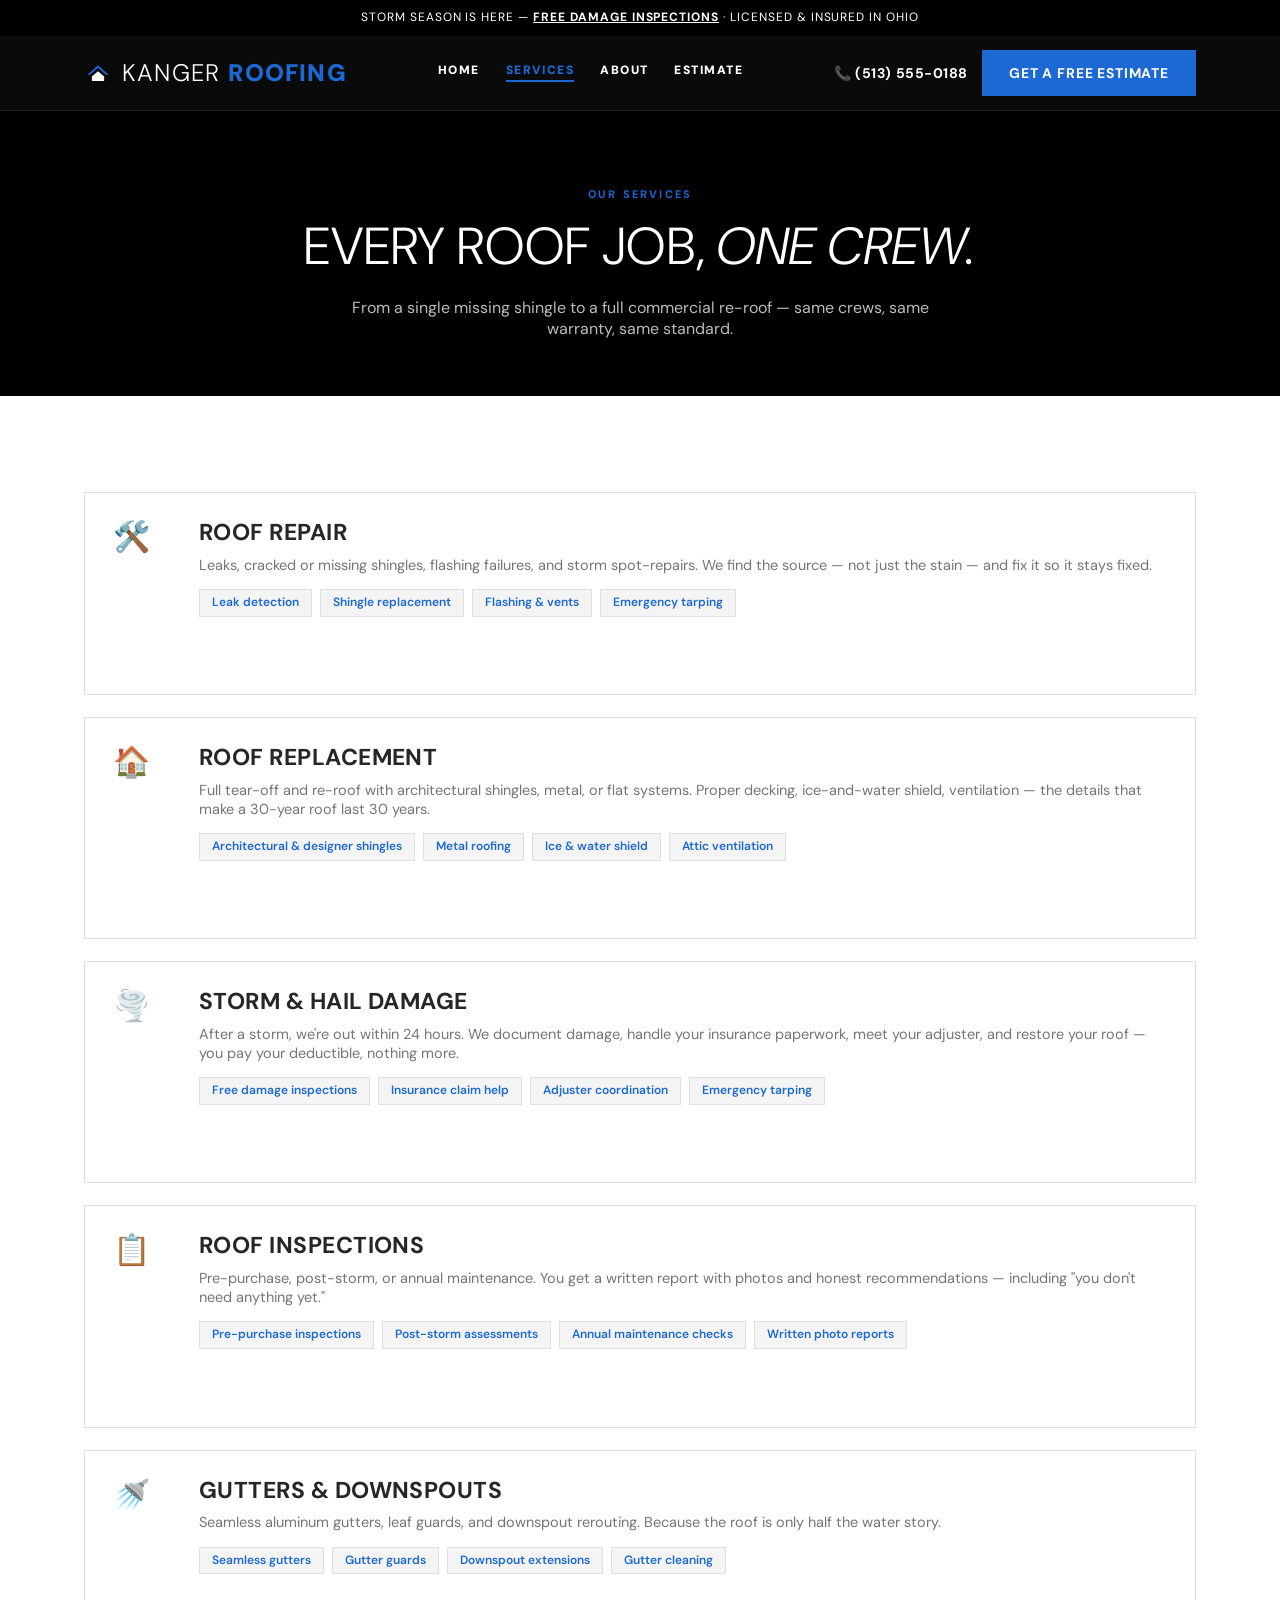
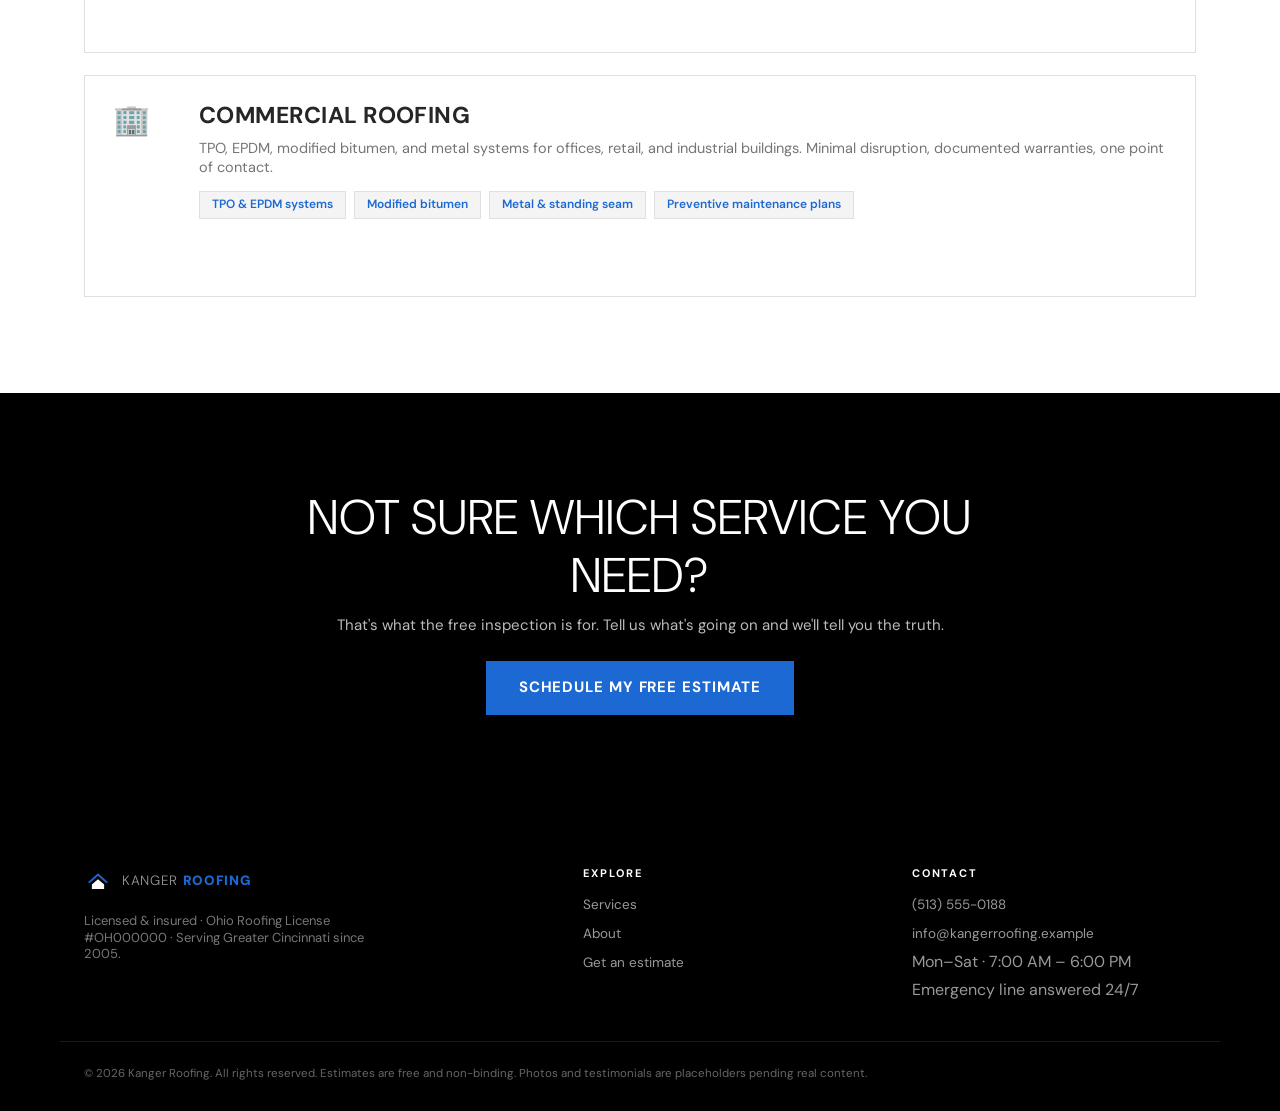
<file: services.html>
<!DOCTYPE html>
<html lang="en">
<head>
<meta charset="UTF-8" />
<meta name="viewport" content="width=device-width, initial-scale=1.0" />
<title>Roofing Services — Kanger Roofing | Cincinnati</title>
<meta name="description" content="Roof repair, replacement, storm damage restoration, inspections, gutters and commercial roofing across Greater Cincinnati." />
<link rel="preconnect" href="https://fonts.googleapis.com" />
<link rel="preconnect" href="https://fonts.gstatic.com" crossorigin />
<link href="https://fonts.googleapis.com/css2?family=DM+Sans:opsz,wght@9..40,300;9..40,400;9..40,500;9..40,700;9..40,900&display=swap" rel="stylesheet" />
<link rel="stylesheet" href="styles.css" />
<link rel="icon" href="data:image/svg+xml,%3Csvg xmlns='http://www.w3.org/2000/svg' viewBox='0 0 64 64'%3E%3Crect width='64' height='64' rx='14' fill='%2316233a'/%3E%3Cpath d='M8 36 L32 14 L56 36 L50 36 L32 20 L14 36 Z' fill='%23f0881f'/%3E%3Cpath d='M18 40 L32 28 L46 40 L46 50 L18 50 Z' fill='white'/%3E%3C/svg%3E" />
</head>
<body>
<div class="announce">Storm season is here — <a href="estimate.html">free damage inspections</a> · Licensed &amp; Insured in Ohio</div>

<header class="site-header">
  <div class="container nav">
    <a href="index.html" class="brand">
      <span class="brand-mark" aria-hidden="true"><svg viewBox="0 0 64 64"><path d="M8 36 L32 14 L56 36 L50 36 L32 20 L14 36 Z"/><path d="M18 40 L32 28 L46 40 L46 50 L18 50 Z"/></svg></span>
      <span class="brand-name">KANGER <em>ROOFING</em></span>
    </a>
    <nav class="primary-nav" aria-label="Primary">
      <a href="index.html">Home</a>
      <a href="services.html" class="active">Services</a>
      <a href="about.html">About</a>
      <a href="estimate.html">Estimate</a>
    </nav>
    <div class="nav-actions">
      <a href="tel:+15135550188" class="nav-phone">📞 (513) 555-0188</a>
      <a href="estimate.html" class="btn btn-primary">Get a free estimate</a>
      <button class="nav-toggle" aria-label="Toggle menu" aria-expanded="false">
        <span class="nav-toggle-bar"></span><span class="nav-toggle-bar"></span><span class="nav-toggle-bar"></span>
      </button>
    </div>
  </div>
</header>

<main>
  <section class="page-hero">
    <div class="container">
      <p class="eyebrow">Our Services</p>
      <h1>Every roof job, <em>one crew.</em></h1>
      <p class="lede">From a single missing shingle to a full commercial re-roof — same crews, same warranty, same standard.</p>
    </div>
  </section>

  <section class="section">
    <div class="container detail-list">
      <article class="detail">
        <div class="detail-icon">🛠️</div>
        <div class="detail-copy">
          <h2>Roof Repair</h2>
          <p>Leaks, cracked or missing shingles, flashing failures, and storm spot-repairs. We find the source — not just the stain — and fix it so it stays fixed.</p>
          <ul class="tag-list"><li>Leak detection</li><li>Shingle replacement</li><li>Flashing &amp; vents</li><li>Emergency tarping</li></ul>
          <a href="estimate.html" class="btn btn-ghost btn-sm">Get a repair estimate →</a>
        </div>
      </article>
      <article class="detail">
        <div class="detail-icon">🏠</div>
        <div class="detail-copy">
          <h2>Roof Replacement</h2>
          <p>Full tear-off and re-roof with architectural shingles, metal, or flat systems. Proper decking, ice-and-water shield, ventilation — the details that make a 30-year roof last 30 years.</p>
          <ul class="tag-list"><li>Architectural &amp; designer shingles</li><li>Metal roofing</li><li>Ice &amp; water shield</li><li>Attic ventilation</li></ul>
          <a href="estimate.html" class="btn btn-ghost btn-sm">Get a replacement estimate →</a>
        </div>
      </article>
      <article class="detail">
        <div class="detail-icon">🌪️</div>
        <div class="detail-copy">
          <h2>Storm &amp; Hail Damage</h2>
          <p>After a storm, we're out within 24 hours. We document damage, handle your insurance paperwork, meet your adjuster, and restore your roof — you pay your deductible, nothing more.</p>
          <ul class="tag-list"><li>Free damage inspections</li><li>Insurance claim help</li><li>Adjuster coordination</li><li>Emergency tarping</li></ul>
          <a href="estimate.html" class="btn btn-ghost btn-sm">Schedule a storm inspection →</a>
        </div>
      </article>
      <article class="detail">
        <div class="detail-icon">📋</div>
        <div class="detail-copy">
          <h2>Roof Inspections</h2>
          <p>Pre-purchase, post-storm, or annual maintenance. You get a written report with photos and honest recommendations — including "you don't need anything yet."</p>
          <ul class="tag-list"><li>Pre-purchase inspections</li><li>Post-storm assessments</li><li>Annual maintenance checks</li><li>Written photo reports</li></ul>
          <a href="estimate.html" class="btn btn-ghost btn-sm">Book an inspection →</a>
        </div>
      </article>
      <article class="detail">
        <div class="detail-icon">🚿</div>
        <div class="detail-copy">
          <h2>Gutters &amp; Downspouts</h2>
          <p>Seamless aluminum gutters, leaf guards, and downspout rerouting. Because the roof is only half the water story.</p>
          <ul class="tag-list"><li>Seamless gutters</li><li>Gutter guards</li><li>Downspout extensions</li><li>Gutter cleaning</li></ul>
          <a href="estimate.html" class="btn btn-ghost btn-sm">Get a gutter quote →</a>
        </div>
      </article>
      <article class="detail">
        <div class="detail-icon">🏢</div>
        <div class="detail-copy">
          <h2>Commercial Roofing</h2>
          <p>TPO, EPDM, modified bitumen, and metal systems for offices, retail, and industrial buildings. Minimal disruption, documented warranties, one point of contact.</p>
          <ul class="tag-list"><li>TPO &amp; EPDM systems</li><li>Modified bitumen</li><li>Metal &amp; standing seam</li><li>Preventive maintenance plans</li></ul>
          <a href="estimate.html" class="btn btn-ghost btn-sm">Get a commercial quote →</a>
        </div>
      </article>
    </div>
  </section>

  <section class="final-cta">
    <div class="container">
      <h2>Not sure which service you need?</h2>
      <p>That's what the free inspection is for. Tell us what's going on and we'll tell you the truth.</p>
      <a href="estimate.html" class="btn btn-primary btn-lg">Schedule my free estimate</a>
    </div>
  </section>
</main>

<footer class="site-footer">
  <div class="container footer-grid">
    <div>
      <a href="index.html" class="brand brand-light">
        <span class="brand-mark" aria-hidden="true"><svg viewBox="0 0 64 64"><path d="M8 36 L32 14 L56 36 L50 36 L32 20 L14 36 Z"/><path d="M18 40 L32 28 L46 40 L46 50 L18 50 Z"/></svg></span>
        <span class="brand-name">KANGER <em>ROOFING</em></span>
      </a>
      <p class="footer-tag">Licensed &amp; insured · Ohio Roofing License #OH000000 · Serving Greater Cincinnati since 2005.</p>
    </div>
    <div>
      <h4>Explore</h4>
      <ul>
        <li><a href="services.html">Services</a></li>
        <li><a href="about.html">About</a></li>
        <li><a href="estimate.html">Get an estimate</a></li>
      </ul>
    </div>
    <div>
      <h4>Contact</h4>
      <ul>
        <li><a href="tel:+15135550188">(513) 555-0188</a></li>
        <li><a href="mailto:info@kangerroofing.example">info@kangerroofing.example</a></li>
        <li>Mon–Sat · 7:00 AM – 6:00 PM</li>
        <li>Emergency line answered 24/7</li>
      </ul>
    </div>
  </div>
  <div class="container legal">
    <small>© 2026 Kanger Roofing. All rights reserved. Estimates are free and non-binding. Photos and testimonials are placeholders pending real content.</small>
  </div>
</footer>

<script src="app.js"></script>
</body>
</html>
</file>
<file: styles.css>
/* Kanger Roofing — BMW design language
   Sharp 0px corners, uppercase weight-300 display, BMW blue accent,
   weight-900 nav, dark/white showroom rhythm, DM Sans. */
:root {
  --bmw-blue: #1c69d4;
  --bmw-focus: #0653b6;
  --ink: #262626;
  --meta: #757575;
  --silver: #bbbbbb;
  --white: #ffffff;
  --dark: #000000;
  --bg: #f4f4f4;
  --border: #e0e0e0;
  --maxw: 1160px;
  --head: 'DM Sans', 'Helvetica Neue', Helvetica, Arial, sans-serif;
  --body: 'DM Sans', 'Helvetica Neue', Helvetica, Arial, sans-serif;
}

* { box-sizing: border-box; }
[hidden] { display: none !important; }
html { scroll-behavior: smooth; }
body {
  margin: 0;
  font-family: var(--body);
  background: var(--white);
  color: var(--ink);
  line-height: 1.3;
  -webkit-font-smoothing: antialiased;
}
h1, h2, h3, h4 {
  font-family: var(--head);
  font-weight: 300;
  color: var(--ink);
  letter-spacing: 0.02em;
  margin: 0 0 0.4em;
  line-height: 1.2;
  text-transform: uppercase;
}
p { margin: 0 0 1em; color: var(--meta); }
a { color: var(--bmw-blue); text-decoration: none; }
a:hover { color: var(--white); }
ul { margin: 0; padding: 0; list-style: none; }
strong { color: var(--ink); font-weight: 700; }

.container { max-width: var(--maxw); margin: 0 auto; padding: 0 24px; }

/* Announcement */
.announce {
  background: var(--dark);
  color: #fff;
  text-align: center;
  font-size: 12px;
  font-weight: 400;
  letter-spacing: 0.08em;
  text-transform: uppercase;
  padding: 10px 16px;
}
.announce a { color: #fff; text-decoration: underline; font-weight: 700; }

/* Header */
.site-header {
  position: sticky;
  top: 0;
  z-index: 50;
  background: rgba(0, 0, 0, 0.96);
  border-bottom: 1px solid rgba(255,255,255,0.08);
}
.nav { display: flex; align-items: center; justify-content: space-between; padding-top: 14px; padding-bottom: 14px; gap: 20px; }
.brand { display: inline-flex; align-items: center; gap: 10px; color: #fff; font-family: var(--head); font-weight: 300; font-size: 24px; letter-spacing: 0.05em; }
.brand:hover { text-decoration: none; }
.brand em { font-style: normal; color: var(--bmw-blue); font-weight: 900; }
.brand-mark svg { width: 28px; height: 28px; display: block; }
.brand-mark svg path:first-child { fill: var(--bmw-blue); }
.brand-mark svg path:last-child { fill: #fff; }
.brand-light { color: #fff; }
.brand-light .brand-mark svg path:last-child { fill: #fff; }
.primary-nav { display: flex; gap: 26px; }
.primary-nav a { color: #fff; font-weight: 900; font-size: 12px; letter-spacing: 0.12em; text-transform: uppercase; }
.primary-nav a.active { color: var(--bmw-blue); border-bottom: 2px solid var(--bmw-blue); padding-bottom: 2px; }
.primary-nav a:hover { color: var(--bmw-blue); text-decoration: none; }
.nav-actions { display: flex; align-items: center; gap: 14px; }
.nav-phone { font-weight: 700; color: #fff; font-size: 14px; letter-spacing: 0.04em; }
.nav-phone:hover { color: var(--bmw-blue); text-decoration: none; }

/* Buttons */
.btn {
  display: inline-block;
  font-weight: 700;
  font-size: 14px;
  padding: 13px 26px;
  border-radius: 0;
  border: 1px solid transparent;
  cursor: pointer;
  text-align: center;
  letter-spacing: 0.06em;
  text-transform: uppercase;
  transition: filter .15s ease, background .15s ease;
}
.btn:hover { text-decoration: none; filter: brightness(1.1); }
.btn-lg { padding: 16px 32px; font-size: 15px; }
.btn-sm { padding: 9px 18px; font-size: 12px; }
.btn-primary { background: var(--bmw-blue); color: #fff; }
.btn-primary:hover { background: var(--bmw-focus); }
.btn-ghost { background: transparent; color: #fff; border-color: rgba(255,255,255,0.5); }
.btn-ghost:hover { background: #fff; color: var(--dark); }
.btn-ghost-light { background: transparent; color: #fff; border-color: rgba(255,255,255,0.5); }
.btn-ghost-light:hover { background: #fff; color: var(--dark); }
.btn-block { width: 100%; }

/* Eyebrows */
.eyebrow {
  text-transform: uppercase;
  letter-spacing: 0.2em;
  font-size: 11px;
  font-weight: 700;
  color: var(--bmw-blue);
  margin: 0 0 14px;
}
.eyebrow.center { text-align: center; }
.section { padding: 96px 0; }
.section-title { font-size: clamp(30px, 3.6vw, 44px); margin-bottom: 12px; font-weight: 300; }
.section-title.center { text-align: center; max-width: 760px; margin-left: auto; margin-right: auto; margin-bottom: 44px; }
.center-note { text-align: center; font-size: 15px; max-width: 820px; margin: 0 auto; }
.page-hero { padding: 76px 0 56px; text-align: center; background: var(--dark); color: #fff; }
.page-hero h1 { color: #fff; font-size: clamp(34px, 4.4vw, 52px); font-weight: 300; }
.page-hero .lede { max-width: 620px; margin: 6px auto 0; font-size: 16px; color: #bbb; }
section[id] { scroll-margin-top: 92px; }

/* HERO */
.hero { padding: 0; background: var(--dark); color: #fff; }
.hero-grid { display: grid; grid-template-columns: 1.2fr 1fr; gap: 52px; align-items: center; padding: 88px 24px 96px; max-width: var(--maxw); margin: 0 auto; }
.hero-copy h1 { color: #fff; font-size: clamp(40px, 5.5vw, 64px); margin-bottom: 16px; text-transform: uppercase; font-weight: 300; line-height: 1.2; }
.hero-copy h1 em { font-style: normal; color: var(--bmw-blue); font-weight: 300; }
.lede { font-size: 16px; max-width: 540px; color: #bbb; }
.hero-cta { display: flex; gap: 14px; flex-wrap: wrap; margin: 26px 0 18px; }
.micro-proof { font-size: 12px; font-weight: 600; color: var(--silver); margin-bottom: 28px; letter-spacing: 0.05em; text-transform: uppercase; }
.stat-row { display: grid; grid-template-columns: repeat(3, 1fr); gap: 22px; padding: 22px 0 0; border-top: 1px solid rgba(255,255,255,0.15); }
.stat-row li { display: flex; flex-direction: column; }
.stat-row strong { font-family: var(--head); font-size: 40px; font-weight: 300; color: #fff; line-height: 1; margin-bottom: 5px; }
.stat-row span { font-size: 12px; color: var(--silver); line-height: 1.4; text-transform: uppercase; }
.hero-card { background: #fff; border: 1px solid #fff; border-radius: 0; padding: 30px; }
.card-tag {
  display: inline-block;
  background: var(--bmw-blue);
  color: #fff;
  font-size: 10px;
  text-transform: uppercase;
  letter-spacing: 0.16em;
  padding: 6px 12px;
  border-radius: 0;
  margin-bottom: 18px;
  font-weight: 700;
}
.check-list li { position: relative; padding-left: 26px; margin-bottom: 10px; color: var(--ink); font-size: 14.5px; }
.check-list li::before { content: '✓'; position: absolute; left: 0; top: 0; color: var(--bmw-blue); font-weight: 700; }
.mini-quote {
  margin: 18px 0 0;
  padding: 15px 18px;
  background: var(--bg);
  border-left: 3px solid var(--bmw-blue);
  border-radius: 0;
  font-style: italic;
  font-size: 14.5px;
  color: var(--ink);
}
.mini-quote cite { display: block; margin-top: 6px; font-style: normal; font-size: 12.5px; color: var(--meta); }

/* Services grid */
.services { background: var(--white); }
.svc-grid { display: grid; grid-template-columns: repeat(3, 1fr); gap: 20px; }
.svc-card {
  border: 1px solid var(--border);
  border-radius: 0;
  padding: 26px 24px;
  background: var(--bg);
  display: flex;
  flex-direction: column;
}
.svc-icon { font-size: 26px; margin-bottom: 12px; }
.svc-card h3 { font-size: 19px; text-transform: uppercase; font-weight: 700; color: var(--ink); }
.svc-card p { font-size: 14px; flex: 1; }
.svc-card a { font-size: 13px; font-weight: 700; color: var(--bmw-blue); text-transform: uppercase; letter-spacing: 0.05em; }

/* Storm section */
.storm { background: var(--dark); }
.storm .eyebrow { color: var(--bmw-blue); }
.storm h2 { color: #fff; }
.storm p { color: #bbb; }
.storm .check-list li { color: #fff; }
.storm .check-list li::before { color: var(--bmw-blue); }
.storm-grid { display: grid; grid-template-columns: 1.1fr 0.9fr; gap: 52px; align-items: center; }
.storm-panel { background: #101010; border: 1px solid rgba(255,255,255,0.15); border-radius: 0; padding: 28px; }
.storm-panel h3 { color: #fff; font-size: 18px; text-transform: uppercase; font-weight: 700; }
.storm-panel li { position: relative; padding-left: 22px; margin-bottom: 9px; color: #ccc; font-size: 14.5px; }
.storm-panel li::before { content: '▸'; position: absolute; left: 0; color: var(--bmw-blue); }
.storm-note { font-size: 13.5px; color: #999 !important; margin: 14px 0 0; }

/* Why */
.why { background: var(--white); }
.why-grid { display: grid; grid-template-columns: repeat(4, 1fr); gap: 18px; }
.why-item { background: var(--bg); border: 1px solid var(--border); border-radius: 0; padding: 24px 22px; }
.why-item strong { font-family: var(--head); font-size: 34px; color: var(--bmw-blue); display: block; margin-bottom: 8px; font-weight: 300; }
.why-item h3 { font-size: 16px; text-transform: uppercase; font-weight: 700; }
.why-item p { font-size: 13.5px; margin: 0; }

/* Testimonials */
.testis { background: var(--bg); }
.testi-grid { display: grid; grid-template-columns: repeat(3, 1fr); gap: 20px; }
.testi-card { border: 1px solid var(--border); border-radius: 0; padding: 26px 24px; background: var(--white); }
.stars { color: var(--bmw-blue); font-size: 18px; letter-spacing: 3px; margin-bottom: 12px; }
.testi-card blockquote { margin: 0 0 16px; font-size: 14.5px; color: var(--ink); font-style: italic; }
.testi-card figcaption strong { display: block; font-size: 14.5px; color: var(--ink); font-weight: 700; }
.testi-card figcaption span { font-size: 12.5px; color: var(--meta); }

/* Area */
.area { background: var(--white); }

/* Final CTA */
.final-cta { background: var(--dark); color: #fff; text-align: center; padding: 96px 0; }
.final-cta h2 { color: #fff; font-size: clamp(32px, 3.8vw, 50px); text-transform: uppercase; max-width: 720px; margin: 0 auto 10px; font-weight: 300; }
.final-cta p { color: #bbb; font-size: 15px; margin: 0 auto 26px; }

/* Footer */
.site-footer { background: #000; color: #999; padding: 56px 0 28px; }
.footer-grid { display: grid; grid-template-columns: 1.6fr 1fr 1fr; gap: 44px; }
.site-footer h4 { color: #fff; font-family: var(--body); font-size: 11px; text-transform: uppercase; letter-spacing: 0.18em; margin-bottom: 14px; font-weight: 700; }
.site-footer ul { display: flex; flex-direction: column; gap: 8px; }
.site-footer a { color: #999; font-size: 13.5px; }
.site-footer a:hover { color: #fff; text-decoration: none; }
.footer-tag { margin-top: 12px; font-size: 13px; color: #777; max-width: 300px; }
.legal { margin-top: 40px; padding-top: 20px; border-top: 1px solid rgba(255,255,255,0.1); }
.legal small { font-size: 11.5px; color: #666; }

/* Estimate */
.est-grid { display: grid; grid-template-columns: 1fr 1fr; gap: 52px; align-items: start; }
.steps { display: flex; flex-direction: column; gap: 18px; margin: 20px 0 26px; }
.steps li { display: flex; gap: 16px; }
.steps li > span {
  width: 38px; height: 38px; flex-shrink: 0;
  background: var(--dark); color: var(--bmw-blue);
  border-radius: 0;
  display: flex; align-items: center; justify-content: center;
  font-family: var(--head); font-weight: 700; font-size: 18px;
  border: 1px solid #222;
}
.steps strong { font-size: 15px; }
.steps p { font-size: 13.5px; margin: 2px 0 0; }
.mini-note { background: var(--bg); border-left: 3px solid var(--bmw-blue); border-radius: 0; padding: 16px 18px; }
.mini-note p { font-size: 13.5px; margin: 4px 0 0; }
.est-form {
  background: var(--bg);
  border: 1px solid var(--border);
  border-radius: 0;
  padding: 30px;
  display: flex;
  flex-direction: column;
  gap: 14px;
}
.est-form h3 { font-size: 21px; text-transform: uppercase; margin-bottom: 2px; font-weight: 700; }
.est-form label { display: flex; flex-direction: column; gap: 5px; font-size: 11px; font-weight: 700; color: var(--ink); text-transform: uppercase; letter-spacing: 0.08em; }
.est-form input, .est-form select, .est-form textarea {
  background: var(--white);
  border: 1px solid var(--border);
  border-radius: 0;
  padding: 11px 13px;
  font: inherit;
  font-size: 14.5px;
  color: var(--ink);
  text-transform: none;
  letter-spacing: 0;
}
.est-form input:focus, .est-form select:focus, .est-form textarea:focus { outline: 2px solid var(--bmw-blue); outline-offset: 1px; }
.form-status { margin: 2px 0 0; font-size: 14px; font-weight: 700; color: var(--bmw-blue); }
.form-note { font-size: 12px; color: var(--meta); margin: 0; text-align: center; }

/* About */
.about-grid { display: grid; grid-template-columns: 1.15fr 0.85fr; gap: 52px; align-items: center; }
.about-copy p { font-size: 15.5px; }
.cred-strip { display: grid; grid-template-columns: repeat(2, 1fr); gap: 12px; margin-top: 22px; }
.cred-strip > div { background: var(--white); border: 1px solid var(--border); border-radius: 0; padding: 14px 16px; }
.cred-strip strong { display: block; font-size: 14px; }
.cred-strip span { font-size: 12.5px; color: var(--meta); }
.about-frame {
  height: 400px;
  border-radius: 0;
  background: var(--dark);
  display: flex;
  flex-direction: column;
  align-items: center;
  justify-content: center;
  border: 1px solid #222;
}
.about-initials { font-family: var(--head); font-size: 110px; font-weight: 300; color: var(--bmw-blue); }
.about-caption { margin-top: 12px; font-size: 13px; color: #999; letter-spacing: 0.08em; }

/* Services detail */
.detail-list { display: flex; flex-direction: column; gap: 22px; }
.detail {
  display: grid;
  grid-template-columns: 64px 1fr;
  gap: 22px;
  background: var(--white);
  border: 1px solid var(--border);
  border-radius: 0;
  padding: 26px 28px;
}
.detail-icon { font-size: 30px; line-height: 1.2; }
.detail h2 { font-size: 23px; text-transform: uppercase; font-weight: 700; }
.detail p { font-size: 14.5px; }
.tag-list { display: flex; flex-wrap: wrap; gap: 8px; margin: 4px 0 16px; }
.tag-list li { background: var(--bg); color: var(--bmw-blue); font-size: 12px; font-weight: 600; padding: 5px 12px; border-radius: 0; border: 1px solid var(--border); }

/* Chatbot */
.chat-bubble {
  position: fixed;
  bottom: 22px;
  right: 22px;
  background: var(--bmw-blue);
  color: #fff;
  border: none;
  padding: 13px 20px;
  border-radius: 0;
  font-weight: 700;
  font-size: 14px;
  display: inline-flex;
  align-items: center;
  gap: 9px;
  cursor: pointer;
  box-shadow: 0 14px 32px -10px rgba(28,105,212,0.6);
  z-index: 90;
}
.chat-bubble:hover { background: var(--bmw-focus); }
.chat-bubble-icon { font-size: 17px; }
.chat-panel {
  position: fixed;
  bottom: 84px;
  right: 22px;
  width: 360px;
  max-width: calc(100vw - 32px);
  height: 500px;
  max-height: calc(100vh - 120px);
  background: var(--white);
  border: 1px solid var(--border);
  border-radius: 0;
  box-shadow: 0 30px 70px -24px rgba(0,0,0,0.5);
  display: flex;
  flex-direction: column;
  z-index: 95;
  overflow: hidden;
}
.chat-head {
  background: var(--dark);
  color: #fff;
  padding: 14px 16px;
  display: flex;
  align-items: center;
  gap: 11px;
}
.chat-avatar {
  width: 36px; height: 36px; border-radius: 0;
  background: var(--bmw-blue); color: #fff;
  display: flex; align-items: center; justify-content: center;
  font-family: var(--head); font-weight: 700; font-size: 18px;
  flex-shrink: 0;
}
.chat-head strong { display: block; color: #fff; font-size: 14.5px; }
.chat-head small { font-size: 11.5px; color: #999; }
.chat-head div:nth-child(2) { flex: 1; }
.chat-close { background: none; border: none; color: #999; font-size: 16px; cursor: pointer; }
.chat-close:hover { color: #fff; }
.chat-body { flex: 1; overflow-y: auto; padding: 16px; display: flex; flex-direction: column; gap: 10px; background: var(--bg); }
.chat-msg { max-width: 82%; padding: 10px 14px; border-radius: 0; font-size: 13.5px; line-height: 1.5; white-space: pre-wrap; }
.chat-msg.bot { background: var(--white); border: 1px solid var(--border); align-self: flex-start; }
.chat-msg.user { background: var(--dark); color: #fff; align-self: flex-end; }
.chat-msg.bot a { font-weight: 700; }
.chat-msg.typing { color: var(--meta); font-style: italic; }
.chat-quick { padding: 10px 12px; display: flex; gap: 8px; flex-wrap: wrap; background: var(--white); border-top: 1px solid var(--border); }
.chat-quick button {
  background: var(--bg);
  color: var(--bmw-blue);
  border: 1px solid var(--border);
  border-radius: 0;
  padding: 7px 13px;
  font-size: 12.5px;
  font-weight: 600;
  cursor: pointer;
}
.chat-quick button:hover { background: var(--bmw-blue); color: #fff; }
.chat-input { display: flex; gap: 8px; padding: 10px 12px; background: var(--white); border-top: 1px solid var(--border); }
.chat-input input {
  flex: 1;
  border: 1px solid var(--border);
  border-radius: 0;
  padding: 10px 15px;
  font: inherit;
  font-size: 13.5px;
}
.chat-input input:focus { outline: 2px solid var(--bmw-blue); outline-offset: 1px; }
.chat-input button {
  width: 40px; height: 40px;
  border: none;
  border-radius: 0;
  background: var(--bmw-blue);
  color: #fff;
  font-size: 15px;
  cursor: pointer;
}
.chat-input button:hover { background: var(--bmw-focus); }

/* Mobile nav */
.nav-toggle {
  display: none;
  flex-direction: column;
  justify-content: center;
  gap: 5px;
  width: 42px;
  height: 42px;
  padding: 9px;
  background: transparent;
  border: 1px solid rgba(255,255,255,0.3);
  border-radius: 0;
  cursor: pointer;
}
.nav-toggle-bar { display: block; height: 2px; width: 100%; background: #fff; border-radius: 0; transition: transform .2s ease, opacity .2s ease; }
.site-header.nav-open .nav-toggle-bar:nth-child(1) { transform: translateY(7px) rotate(45deg); }
.site-header.nav-open .nav-toggle-bar:nth-child(2) { opacity: 0; }
.site-header.nav-open .nav-toggle-bar:nth-child(3) { transform: translateY(-7px) rotate(-45deg); }

/* Reveal */
html.js .section,
html.js .hero-card,
html.js .testi-card,
html.js .final-cta {
  opacity: 0;
  transform: translateY(16px);
  transition: opacity .55s ease, transform .55s ease;
}
html.js .section.in-view,
html.js .hero-card.in-view,
html.js .testi-card.in-view,
html.js .final-cta.in-view { opacity: 1; transform: none; }
@media (prefers-reduced-motion: reduce) {
  html.js .section, html.js .hero-card, html.js .testi-card, html.js .final-cta { opacity: 1; transform: none; transition: none; }
  html { scroll-behavior: auto; }
}

/* Responsive */
@media (max-width: 980px) {
  .primary-nav {
    display: none;
    position: absolute;
    top: 100%;
    left: 0; right: 0;
    flex-direction: column;
    align-items: stretch;
    gap: 0;
    background: var(--dark);
    border-bottom: 1px solid rgba(255,255,255,0.1);
    padding: 8px 24px 18px;
  }
  .site-header.nav-open .primary-nav { display: flex; }
  .primary-nav a { padding: 13px 4px; font-size: 15px; border-bottom: 1px solid rgba(255,255,255,0.1); }
  .primary-nav a:last-child { border-bottom: none; }
  .nav-toggle { display: flex; }
  .nav-phone { display: none; }
  .hero-grid, .storm-grid, .est-grid, .about-grid { grid-template-columns: 1fr; }
  .svc-grid, .testi-grid { grid-template-columns: repeat(2, 1fr); }
  .why-grid { grid-template-columns: repeat(2, 1fr); }
  .footer-grid { grid-template-columns: 1fr 1fr; }
  .section { padding: 60px 0; }
  .hero-grid { padding: 56px 24px 60px; }
}
@media (max-width: 560px) {
  .svc-grid, .testi-grid, .why-grid { grid-template-columns: 1fr; }
  .footer-grid { grid-template-columns: 1fr; }
  .stat-row { grid-template-columns: 1fr 1fr 1fr; }
  .detail { grid-template-columns: 1fr; gap: 10px; }
  .chat-panel { right: 16px; bottom: 76px; }
  .chat-bubble { right: 16px; bottom: 16px; }
}
</file>
